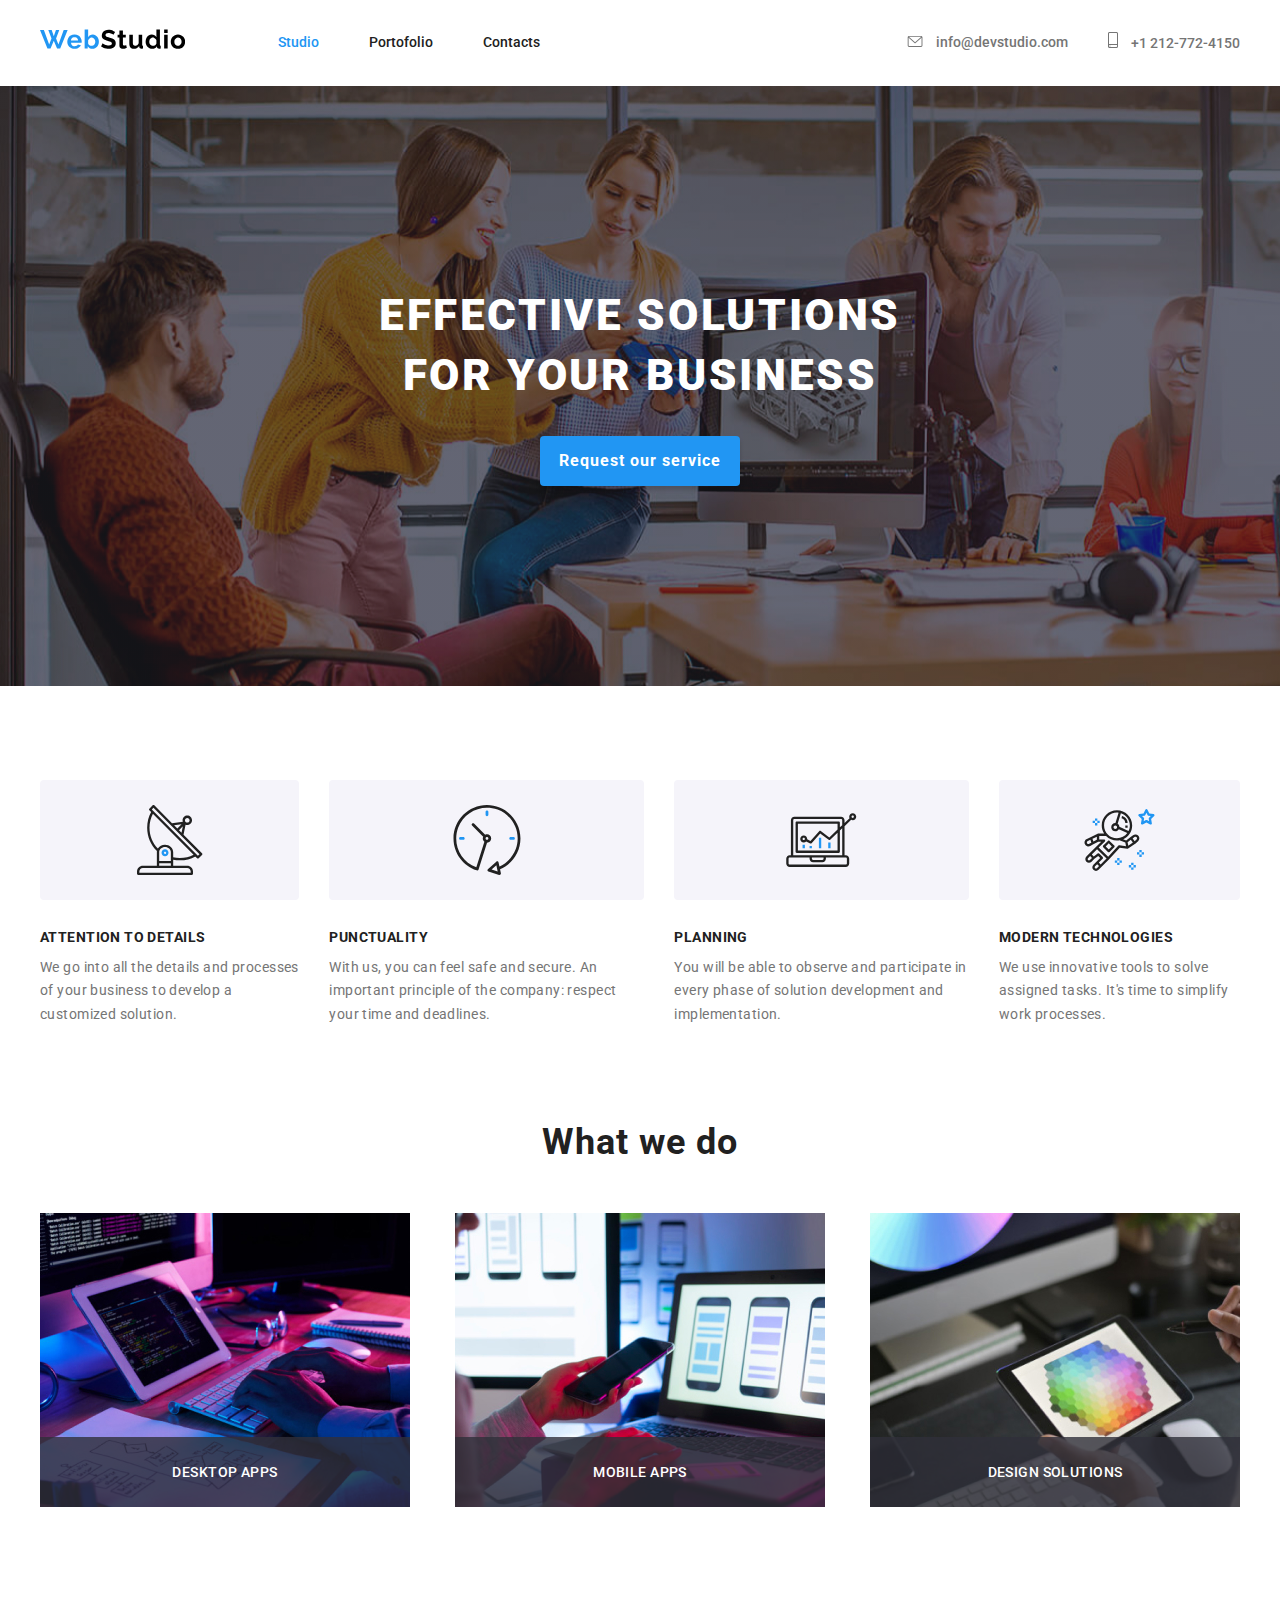
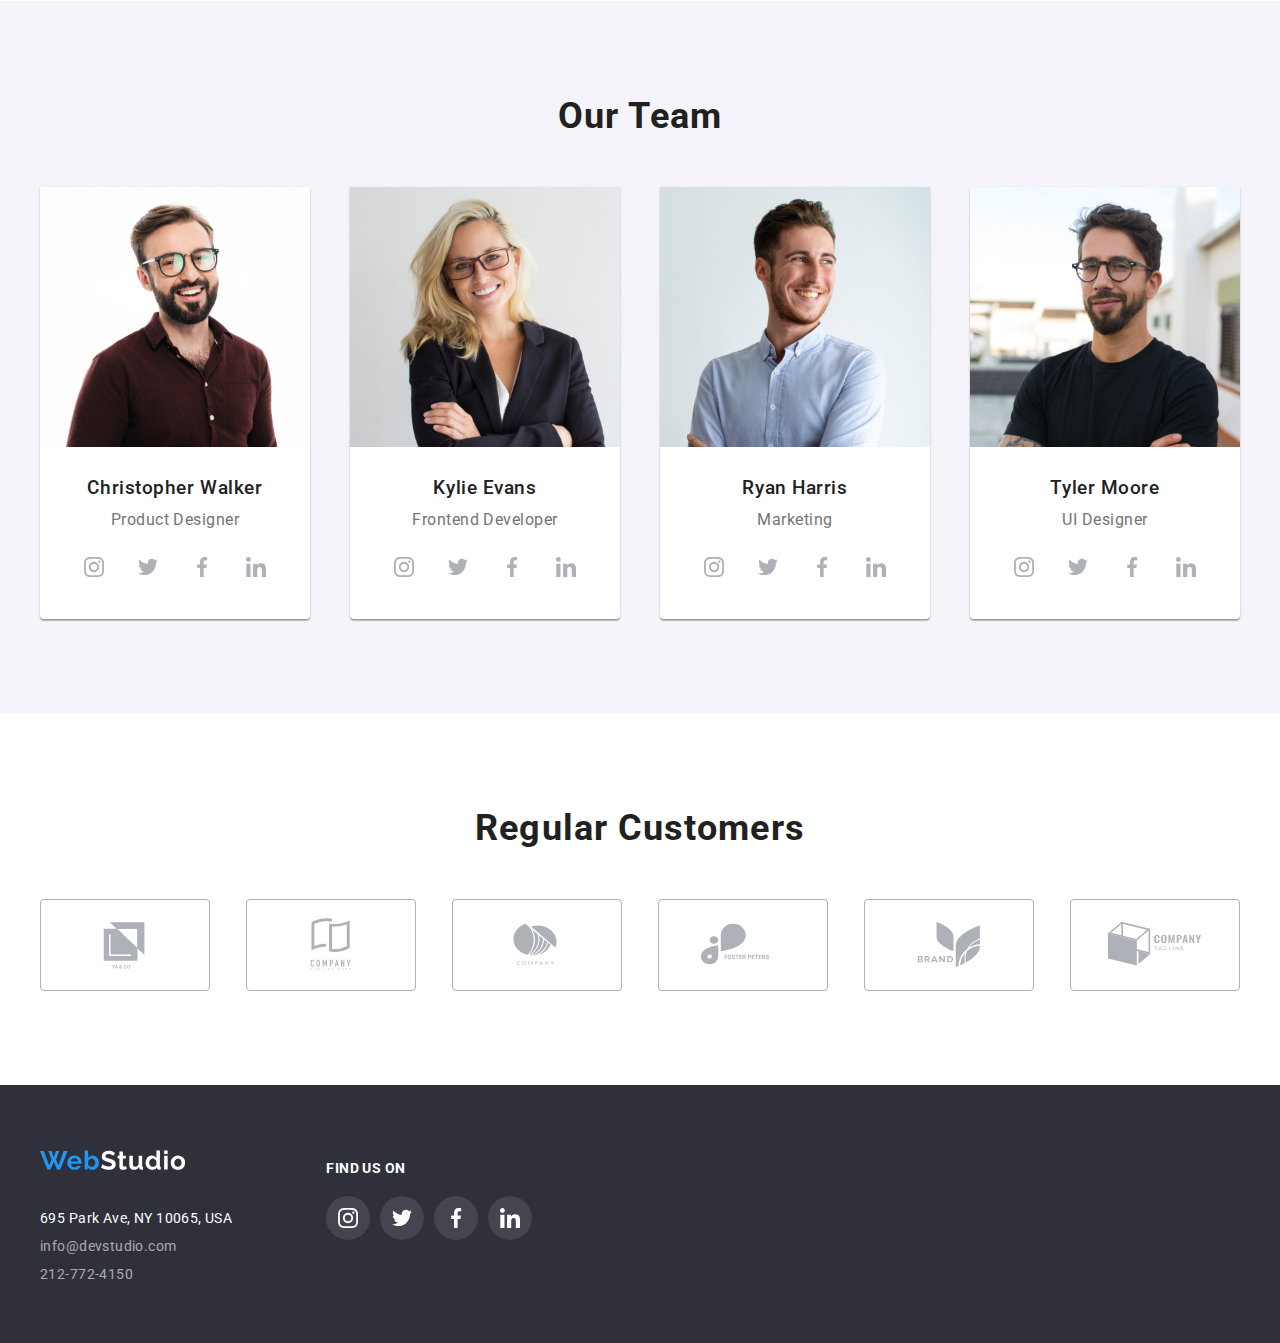
<file: index.html>
<!DOCTYPE html>
<html lang="en">
  <head>
    <meta charset="UTF-8" />
    <meta http-equiv="X-UA-Compatible" content="IE=edge" />
    <meta name="viewport" content="width=device-width, initial-scale=1.0" />
    <title>Web Studio</title>
    <link
      rel="stylesheet"
      href="https://cdnjs.cloudflare.com/ajax/libs/modern-normalize/1.0.0/modern-normalize.min.css"
    />
    <link rel="stylesheet" href="css/reset.css" />
    <link rel="stylesheet" href="css/styles_index.css" />
  </head>
  <body>
    <!-- Page header -->
    <header class="global-header">
      <div class="container">
        <div class="header-left-container">
          <!-- Logo -->
          <div class="header-logo">
            <svg class="icon">
              <use href="images/symbol-defs.svg#icon-logo-header"></use>
            </svg>
          </div>

          <!-- Navigation bar-->
          <div class="header-navigation">
            <nav>
              <ul>
                <li><a href="index.html" class="active"> Studio </a></li>
                <li><a href="portofolio.html"> Portofolio </a></li>
                <li><a href="contacts.html"> Contacts </a></li>
              </ul>
            </nav>
          </div>
        </div>

        <div class="header-right-container">
          <!-- Contacts -->
          <ul>
            <li>
              <a class="icon" href="mailto:info@devstudio.com">
                <svg>
                  <use href="images/symbol-defs.svg#icon-envelope"></use>
                </svg>
                info@devstudio.com
              </a>
            </li>
            <li>
              <a class="icon" href="tel:+12127724150">
                <svg>
                  <use href="images/symbol-defs.svg#icon-smartphone"></use>
                </svg>
                +1 212-772-4150
              </a>
            </li>
          </ul>
        </div>
      </div>
    </header>

    <!-- Main section -->
    <main>
      <!-- Title section -->
      <section class="section title-section">
        <div class="container">
          <h1>EFFECTIVE SOLUTIONS FOR YOUR BUSINESS</h1>
          <button type="button" data-modal-open class="request-service-btn">
            Request our service
          </button>
        </div>
      </section>

      <!-- Work section -->
      <section class="section work-section">
        <div class="container">
          <ul>
            <li>
              <div>
                <svg class="icon">
                  <use href="images/symbol-defs.svg#icon-antenna"></use>
                </svg>
              </div>
              <h3>ATTENTION TO DETAILS</h3>
              <p>
                We go into all the details and processes of your business to
                develop a customized solution.
              </p>
            </li>
            <li>
              <div>
                <svg class="icon">
                  <use href="images/symbol-defs.svg#icon-clock"></use>
                </svg>
              </div>
              <h3>PUNCTUALITY</h3>
              <p>
                With us, you can feel safe and secure. An important principle of
                the company: respect your time and deadlines.
              </p>
            </li>
            <li>
              <div>
                <svg class="icon">
                  <use href="images/symbol-defs.svg#icon-diagram"></use>
                </svg>
              </div>
              <h3>PLANNING</h3>
              <p>
                You will be able to observe and participate in every phase of
                solution development and implementation.
              </p>
            </li>
            <li>
              <div>
                <svg class="icon">
                  <use href="images/symbol-defs.svg#icon-astronaut"></use>
                </svg>
              </div>
              <h3>MODERN TECHNOLOGIES</h3>
              <p>
                We use innovative tools to solve assigned tasks. It's time to
                simplify work processes.
              </p>
            </li>
          </ul>

          <h2>What we do</h2>
          <ul>
            <li>
              <img
                src="images/img-work1.jpg"
                alt="person typing code"
                width="370"
                height="294"
              />
              <div class="work-img-overlay">
                <p>DESKTOP APPS</p>
              </div>
            </li>
            <li>
              <img
                src="images/img-work2.jpg"
                alt="person working on phone app design"
                width="370"
                height="294"
              />
              <div class="work-img-overlay">
                <p>MOBILE APPS</p>
              </div>
            </li>
            <li>
              <img
                src="images/img-work3.jpg"
                alt="person choosing a color scheme"
                width="370"
                height="294"
              />
              <div class="work-img-overlay">
                <p>DESIGN SOLUTIONS</p>
              </div>
            </li>
          </ul>
        </div>
      </section>

      <!-- Team section -->
      <section class="section team-section">
        <div class="container">
          <h2>Our Team</h2>
          <ul>
            <li>
              <img
                src="images/img-team1.jpg"
                alt="photo of Christopher Walker"
                width="270"
                height="260"
              />
              <h3>Christopher Walker</h3>
              <p>Product Designer</p>
              <div class="icons-list">
                <a
                  class="icon"
                  href="https://instagram.com"
                  aria-label="Instagram"
                  target="_blank"
                  rel="nofollow noopener noreferrer"
                >
                  <svg>
                    <use href="/images/symbol-defs.svg#icon-instagram"></use>
                  </svg>
                </a>
                <a
                  class="icon"
                  href="https://twitter.com"
                  aria-label="Twitter"
                  target="_blank"
                  rel="nofollow noopener noreferrer"
                >
                  <svg>
                    <use href="/images/symbol-defs.svg#icon-twitter"></use>
                  </svg>
                </a>
                <a
                  class="icon"
                  href="https://facebook.com"
                  aria-label="Facebook"
                  target="_blank"
                  rel="nofollow noopener noreferrer"
                >
                  <svg>
                    <use href="/images/symbol-defs.svg#icon-facebook"></use>
                  </svg>
                </a>
                <a
                  class="icon"
                  href="https://linkedin.com"
                  aria-label="LinkedIn"
                  target="_blank"
                  rel="nofollow noopener noreferrer"
                >
                  <svg>
                    <use href="/images/symbol-defs.svg#icon-linkedin"></use>
                  </svg>
                </a>
              </div>
            </li>
            <li>
              <img
                src="images/img-team2.jpg"
                alt="photo of Kylie Evans"
                width="270"
                height="260"
              />
              <h3>Kylie Evans</h3>
              <p>Frontend Developer</p>
              <div class="icons-list">
                <a
                  class="icon"
                  href="https://instagram.com"
                  aria-label="Instagram"
                  target="_blank"
                  rel="nofollow noopener noreferrer"
                >
                  <svg>
                    <use href="/images/symbol-defs.svg#icon-instagram"></use>
                  </svg>
                </a>
                <a
                  class="icon"
                  href="https://twitter.com"
                  aria-label="Twitter"
                  target="_blank"
                  rel="nofollow noopener noreferrer"
                >
                  <svg>
                    <use href="/images/symbol-defs.svg#icon-twitter"></use>
                  </svg>
                </a>
                <a
                  class="icon"
                  href="https://facebook.com"
                  aria-label="Facebook"
                  target="_blank"
                  rel="nofollow noopener noreferrer"
                >
                  <svg>
                    <use href="/images/symbol-defs.svg#icon-facebook"></use>
                  </svg>
                </a>
                <a
                  class="icon"
                  href="https://linkedin.com"
                  aria-label="LinkedIn"
                  target="_blank"
                  rel="nofollow noopener noreferrer"
                >
                  <svg>
                    <use href="/images/symbol-defs.svg#icon-linkedin"></use>
                  </svg>
                </a>
              </div>
            </li>
            <li>
              <img
                src="images/img-team3.jpg"
                alt="photo of Ryan Harris"
                width="270"
                height="260"
              />
              <h3>Ryan Harris</h3>
              <p>Marketing</p>
              <div class="icons-list">
                <a
                  class="icon"
                  href="https://instagram.com"
                  aria-label="Instagram"
                  target="_blank"
                  rel="nofollow noopener noreferrer"
                >
                  <svg>
                    <use href="/images/symbol-defs.svg#icon-instagram"></use>
                  </svg>
                </a>
                <a
                  class="icon"
                  href="https://twitter.com"
                  aria-label="Twitter"
                  target="_blank"
                  rel="nofollow noopener noreferrer"
                >
                  <svg>
                    <use href="/images/symbol-defs.svg#icon-twitter"></use>
                  </svg>
                </a>
                <a
                  class="icon"
                  href="https://facebook.com"
                  aria-label="Facebook"
                  target="_blank"
                  rel="nofollow noopener noreferrer"
                >
                  <svg>
                    <use href="/images/symbol-defs.svg#icon-facebook"></use>
                  </svg>
                </a>
                <a
                  class="icon"
                  href="https://linkedin.com"
                  aria-label="LinkedIn"
                  target="_blank"
                  rel="nofollow noopener noreferrer"
                >
                  <svg>
                    <use href="/images/symbol-defs.svg#icon-linkedin"></use>
                  </svg>
                </a>
              </div>
            </li>
            <li>
              <img
                src="images/img-team4.jpg"
                alt="photo of Tyler Moore"
                width="270"
                height="260"
              />
              <h3>Tyler Moore</h3>
              <p>UI Designer</p>
              <div class="icons-list">
                <a
                  class="icon"
                  href="https://instagram.com"
                  aria-label="Instagram"
                  target="_blank"
                  rel="nofollow noopener noreferrer"
                >
                  <svg>
                    <use href="/images/symbol-defs.svg#icon-instagram"></use>
                  </svg>
                </a>
                <a
                  class="icon"
                  href="https://twitter.com"
                  aria-label="Twitter"
                  target="_blank"
                  rel="nofollow noopener noreferrer"
                >
                  <svg>
                    <use href="/images/symbol-defs.svg#icon-twitter"></use>
                  </svg>
                </a>
                <a
                  class="icon"
                  href="https://facebook.com"
                  aria-label="Facebook"
                  target="_blank"
                  rel="nofollow noopener noreferrer"
                >
                  <svg>
                    <use href="/images/symbol-defs.svg#icon-facebook"></use>
                  </svg>
                </a>
                <a
                  class="icon"
                  href="https://linkedin.com"
                  aria-label="LinkedIn"
                  target="_blank"
                  rel="nofollow noopener noreferrer"
                >
                  <svg>
                    <use href="/images/symbol-defs.svg#icon-linkedin"></use>
                  </svg>
                </a>
              </div>
            </li>
          </ul>
        </div>
      </section>

      <!-- Customer section -->
      <section class="section customer-section">
        <div class="container">
          <h2>Regular Customers</h2>
          <ul>
            <li>
              <a class="icon" href="">
                <svg>
                  <use href="images/symbol-defs.svg#icon-customer-logo-1"></use>
                </svg>
              </a>
            </li>
            <li>
              <a class="icon" href="">
                <svg>
                  <use href="images/symbol-defs.svg#icon-customer-logo-2"></use>
                </svg>
              </a>
            </li>
            <li>
              <a class="icon" href="">
                <svg>
                  <use href="images/symbol-defs.svg#icon-customer-logo-3"></use>
                </svg>
              </a>
            </li>
            <li>
              <a class="icon" href="">
                <svg>
                  <use href="images/symbol-defs.svg#icon-customer-logo-4"></use>
                </svg>
              </a>
            </li>
            <li>
              <a class="icon" href="">
                <svg>
                  <use href="images/symbol-defs.svg#icon-customer-logo-5"></use>
                </svg>
              </a>
            </li>
            <li>
              <a class="icon" href="">
                <svg>
                  <use href="images/symbol-defs.svg#icon-customer-logo-6"></use>
                </svg>
              </a>
            </li>
          </ul>
        </div>
      </section>
    </main>

    <!-- Page footer -->
    <footer class="global-footer">
      <div class="container">
        <div class="footer-address">
          <!-- Logo -->
          <div class="footer-logo">
            <svg class="icon">
              <use href="images/symbol-defs.svg#icon-logo-footer"></use>
            </svg>
          </div>

          <!-- Address info -->
          <address>
            <p>695 Park Ave, NY 10065, USA</p>
            <ul>
              <li>
                <a href="mailto:info@devstudio.com">info@devstudio.com</a>
              </li>
              <li><a href="tel:2127724150"> 212-772-4150</a></li>
            </ul>
          </address>
        </div>

        <div class="footer-media">
          <h3>FIND US ON</h3>
          <!-- Social media icons -->
          <ul class="icons-list">
            <li>
              <a
                href="https://youtube.com"
                class="icon"
                target="_blank"
                rel="nofollow noopener noreferrer"
              >
                <svg>
                  <use href="images/symbol-defs.svg#icon-instagram"></use>
                </svg>
              </a>
            </li>
            <li>
              <a
                href="https://twitter.com"
                class="icon"
                target="_blank"
                rel="nofollow noopener noreferrer"
              >
                <svg>
                  <use href="images/symbol-defs.svg#icon-twitter"></use>
                </svg>
              </a>
            </li>
            <li>
              <a
                href="https://facebook.com"
                class="icon"
                target="_blank"
                rel="nofollow noopener noreferrer"
              >
                <svg>
                  <use href="images/symbol-defs.svg#icon-facebook"></use>
                </svg>
              </a>
            </li>
            <li>
              <a
                href="https://linkedin.com"
                class="icon"
                target="_blank"
                rel="nofollow noopener noreferrer"
              >
                <svg>
                  <use href="images/symbol-defs.svg#icon-linkedin"></use>
                </svg>
              </a>
            </li>
          </ul>
        </div>
      </div>
    </footer>

    <!-- Modal window -->
    <div data-modal class="modal is-hidden">
      <div class="modal-content">
        <button type="button" data-modal-close class="modal-close">
          &times;
        </button>

        <h2>Leave your information and we'll call you back</h2>

        <form class="form" name="book-a-service" autocomplete="off">
          <div class="form-row">
            <label class="form-group">
              <p class="label-text">Name</p>
              <input
                class="input input-text"
                type="text"
                name="username"
                required
              />
            </label>
          </div>

          <div class="form-row">
            <label class="form-group">
              <p class="label-text">Telephone</p>
              <input
                class="input input-telephone"
                type="tel"
                name="telephone"
                required
              />
            </label>
          </div>

          <div class="form-row">
            <label class="form-group">
              <p class="label-text">Email</p>
              <input
                class="input input-email"
                type="email"
                name="email"
                required
              />
            </label>
          </div>

          <div class="form-row">
            <label class="form-group">
              <p class="label-text">Comments</p>
              <textarea
                placeholder="Enter the text"
                class="input input-comments"
                name="message"
                rows="3"
              ></textarea>
            </label>
          </div>

          <div class="form-row form-terms">
            <label class="form-group form-terms">
              <input type="checkbox" name="terms" value="text" required />
              <span>
                I agree with the letter and accept the
                <a href="">Terms and Conditions</a></span
              >
            </label>
          </div>
        </form>

        <button type="submit" class="form-send-btn">Send</button>

        <!--               <svg>
                <use href="images/symbol-defs.svg#icon-form-mail"></use>
              </svg>
              <svg>
              <use href="images/symbol-defs.svg#icon-form-person"></use>
            </svg>
            <svg><use href="images/symbol-defs.svg#icon-form-phone"></use></svg>
         -->
      </div>
    </div>

    <script src="./js/modal.js"></script>
  </body>
</html>
</file>
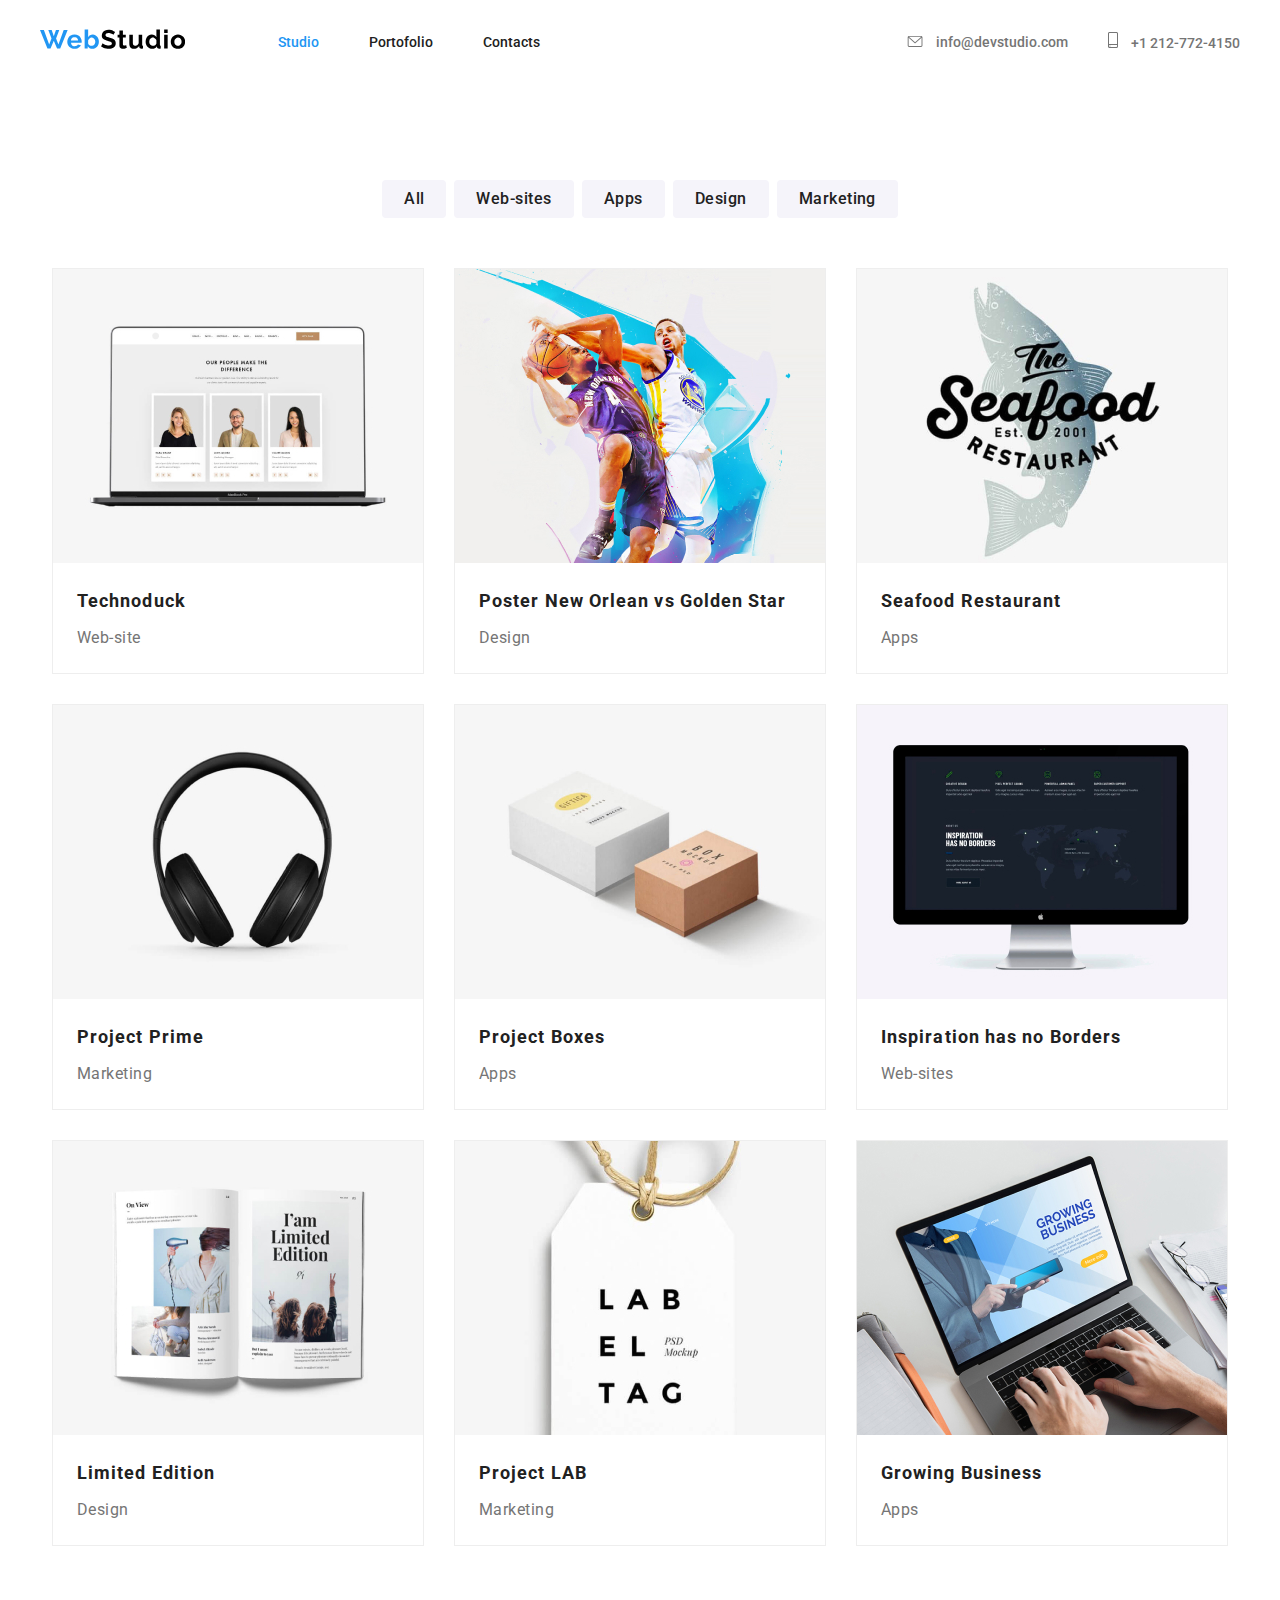
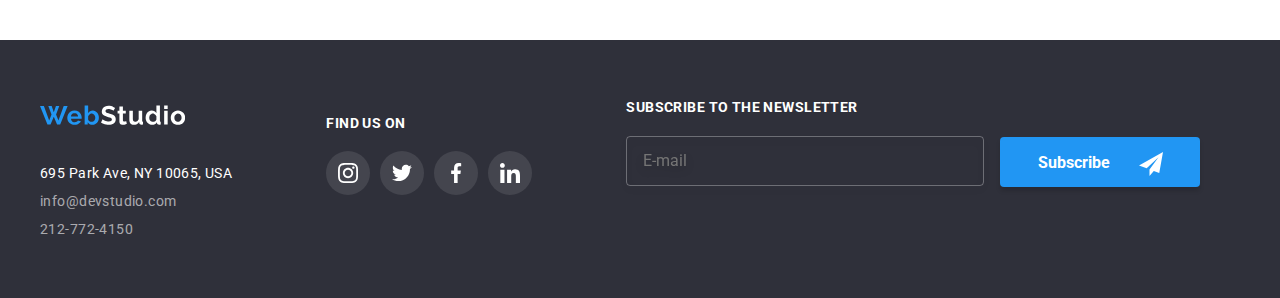
<file: portofolio.html>
<!DOCTYPE html>
<html lang="en">
  <head>
    <meta charset="UTF-8" />
    <meta http-equiv="X-UA-Compatible" content="IE=edge" />
    <meta name="viewport" content="width=device-width, initial-scale=1.0" />
    <title>Web Studio</title>
    <link
      rel="stylesheet"
      href="https://cdnjs.cloudflare.com/ajax/libs/modern-normalize/1.0.0/modern-normalize.min.css"
    />
    <link rel="stylesheet" href="css/reset.css" />
    <link rel="stylesheet" href="css/styles_portofolio.css" />
  </head>
  <body>
    <!-- Page header -->
    <header class="global-header">
      <div class="container">
        <div class="header-left-container">
          <!-- Logo -->
          <div class="header-logo">
            <svg class="icon">
              <use href="images/symbol-defs.svg#icon-logo-header"></use>
            </svg>
          </div>

          <!-- Navigation bar-->
          <div class="header-navigation">
            <nav>
              <ul>
                <li><a href="index.html" class="active"> Studio </a></li>
                <li><a href="portofolio.html"> Portofolio </a></li>
                <li><a href="contacts.html"> Contacts </a></li>
              </ul>
            </nav>
          </div>
        </div>

        <div class="header-right-container">
          <!-- Contacts -->
          <ul>
            <li>
              <a class="icon" href="mailto:info@devstudio.com">
                <svg>
                  <use href="images/symbol-defs.svg#icon-envelope"></use>
                </svg>
                info@devstudio.com
              </a>
            </li>
            <li>
              <a class="icon" href="tel:+12127724150">
                <svg>
                  <use href="images/symbol-defs.svg#icon-smartphone"></use>
                </svg>
                +1 212-772-4150
              </a>
            </li>
          </ul>
        </div>
      </div>
    </header>

    <!-- Main section -->
    <main>
      <!-- Portofolio -->
      <section class="portofolio-section">
        <div class="container">
          <!-- Filter buttons -->
          <div class="portofolio-filter-buttons">
            <ul>
              <li>
                <button type="button" class="filter-btn">All</button>
              </li>
              <li>
                <button type="button" class="filter-btn">Web-sites</button>
              </li>
              <li>
                <button type="button" class="filter-btn">Apps</button>
              </li>
              <li>
                <button type="button" class="filter-btn">Design</button>
              </li>
              <li>
                <button type="button" class="filter-btn">Marketing</button>
              </li>
            </ul>
          </div>

          <!-- Products -->
          <div class="portofolio-products">
            <ul>
              <li>
                <div class="products-img">
                  <img
                    src="images/img-product1.jpg"
                    alt="image of laptop"
                    width="370"
                    height="294"
                  />
                  <div class="overlay">
                    <p>
                      Technoduck is a state-of-the-art coronavirus distribution
                      platform. Companies use this platform for digital
                      espionage and attacks on competitors' secure servers.
                    </p>
                  </div>
                </div>
                <div class="products-text">
                  <h3>Technoduck</h3>
                  <p>Web-site</p>
                </div>
              </li>
              <li>
                <div class="products-img">
                  <img
                    src="images/img-product2.jpg"
                    alt="image of basketball players"
                    width="370"
                    height="294"
                  />
                  <div class="overlay"></div>
                </div>
                <div class="products-text">
                  <h3>Poster New Orlean vs Golden Star</h3>
                  <p>Design</p>
                </div>
              </li>
              <li>
                <div class="products-img">
                  <img
                    src="images/img-product3.jpg"
                    alt="poster of seafood restaurant"
                    width="370"
                    height="294"
                  />
                  <div class="overlay"></div>
                </div>
                <div class="products-text">
                  <h3>Seafood Restaurant</h3>
                  <p>Apps</p>
                </div>
              </li>
              <li>
                <div class="products-img">
                  <img
                    src="images/img-product4.jpg"
                    alt="image of headphones"
                    width="370"
                    height="294"
                  />
                  <div class="overlay"></div>
                </div>
                <div class="products-text">
                  <h3>Project Prime</h3>
                  <p>Marketing</p>
                </div>
              </li>
              <li>
                <div class="products-img">
                  <img
                    src="images/img-product5.jpg"
                    alt="image of boxes"
                    width="370"
                    height="294"
                  />
                  <div class="overlay"></div>
                </div>
                <div class="products-text">
                  <h3>Project Boxes</h3>
                  <p>Apps</p>
                </div>
              </li>
              <li>
                <div class="products-img">
                  <img
                    src="images/img-product6.jpg"
                    alt="image of a desktop"
                    width="370"
                    height="294"
                  />
                  <div class="overlay"></div>
                </div>
                <div class="products-text">
                  <h3>Inspiration has no Borders</h3>
                  <p>Web-sites</p>
                </div>
              </li>
              <li>
                <div class="products-img">
                  <img
                    src="images/img-product7.jpg"
                    alt="image of a magazine"
                    width="370"
                    height="294"
                  />
                  <div class="overlay"></div>
                </div>
                <div class="products-text">
                  <h3>Limited Edition</h3>
                  <p>Design</p>
                </div>
              </li>
              <li>
                <div class="products-img">
                  <img
                    src="images/img-product8.jpg"
                    alt="image of a label"
                    width="370"
                    height="294"
                  />
                  <div class="overlay"></div>
                </div>
                <div class="products-text">
                  <h3>Project LAB</h3>
                  <p>Marketing</p>
                </div>
              </li>
              <li>
                <div class="products-img">
                  <img
                    src="images/img-product9.jpg"
                    alt="image of a laptop"
                    width="370"
                    height="294"
                  />
                  <div class="overlay"></div>
                </div>
                <div class="products-text">
                  <h3>Growing Business</h3>
                  <p>Apps</p>
                </div>
              </li>
            </ul>
          </div>
        </div>
      </section>
    </main>

    <!-- Page footer -->
    <footer class="global-footer">
      <div class="container">
        <div class="footer-address">
          <!-- Logo -->
          <div class="footer-logo">
            <svg class="icon">
              <use href="images/symbol-defs.svg#icon-logo-footer"></use>
            </svg>
          </div>

          <!-- Address info -->
          <address>
            <p>695 Park Ave, NY 10065, USA</p>
            <ul>
              <li>
                <a href="mailto:info@devstudio.com">info@devstudio.com</a>
              </li>
              <li><a href="tel:2127724150"> 212-772-4150</a></li>
            </ul>
          </address>
        </div>

        <div class="footer-media">
          <h3>FIND US ON</h3>
          <!-- Social media icons -->
          <ul class="icons-list">
            <li>
              <a
                href="https://youtube.com"
                class="icon"
                target="_blank"
                rel="nofollow noopener noreferrer"
              >
                <svg>
                  <use href="images/symbol-defs.svg#icon-instagram"></use>
                </svg>
              </a>
            </li>
            <li>
              <a
                href="https://twitter.com"
                class="icon"
                target="_blank"
                rel="nofollow noopener noreferrer"
              >
                <svg>
                  <use href="images/symbol-defs.svg#icon-twitter"></use>
                </svg>
              </a>
            </li>
            <li>
              <a
                href="https://facebook.com"
                class="icon"
                target="_blank"
                rel="nofollow noopener noreferrer"
              >
                <svg>
                  <use href="images/symbol-defs.svg#icon-facebook"></use>
                </svg>
              </a>
            </li>
            <li>
              <a
                href="https://linkedin.com"
                class="icon"
                target="_blank"
                rel="nofollow noopener noreferrer"
              >
                <svg>
                  <use href="images/symbol-defs.svg#icon-linkedin"></use>
                </svg>
              </a>
            </li>
          </ul>
        </div>

        <!-- Footer-subscribe -->
        <div class="footer-subscribe">
          <p>SUBSCRIBE TO THE NEWSLETTER</p>
          <input
            placeholder="E-mail"
            class="input"
            type="email"
            name="username"
            required
          />
          <button type="button" class="btn">
            Subscribe
            <svg><use href="images/symbol-defs.svg#icon-subscribe"></use></svg>
          </button>
        </div>
      </div>
    </footer>
  </body>
</html>
</file>
<file: css/styles_index.css>
@import url("https://fonts.googleapis.com/css2?family=Roboto:wght@400;500;700;900&display=swap");

:root {
  --text-color-title: #212121;
  --text-color-body: #757575;
  --color-active: #2196f3;
  --font-family: "Roboto", sans-serif;
  --font-size-sm: 14px;
  --font-size-md: 16px;
  --letter-spacing: 0.03em;
  --transition: 250ms cubic-bezier(0.4, 0, 0.2, 1);
}

* {
  box-sizing: border-box;
}

body {
  color: var(--text-color-title);
  font-family: var(--font-family);
  position: relative;
}

section {
  padding: 94px 0;
}

h1 {
  color: #ffffff;
  font-weight: 900;
  font-size: 44px;
  line-height: 1.36;
  letter-spacing: 0.06em;
  text-transform: uppercase;
}

h2,
h3,
p {
  letter-spacing: var(--letter-spacing);
}

h2 {
  font-weight: 700;
  font-size: 36px;
  line-height: 1.17;
  text-align: center;
}

ul {
  list-style-type: none;
  padding-inline-start: 0;
}

section ul {
  display: flex;
  flex: 1 0 auto;
  justify-content: space-between;
  column-gap: 30px;
}

a {
  transition: color var(--transition), background-color var(--transition);
}

.container {
  max-width: 1200px;
  margin: 0 auto;
}

/* SVG icons */

svg {
  display: inline-block;
}

.header-logo .icon,
.footer-logo .icon {
  width: 145px;
  height: 31px;
}

.header-right-container svg {
  margin-right: 10px;
}

.header-right-container li:first-of-type svg {
  width: 16px;
  height: 12px;
}

.header-right-container li:last-of-type svg {
  width: 10px;
  height: 16px;
}

.work-section .icon {
  height: 70px;
}

.work-section ul:first-of-type div,
.customer-section .icon,
.team-section .icon,
.footer-media .icon {
  display: flex;
  align-items: center;
  justify-content: center;
}

.customer-section .icon {
  border: 1px solid #afb1b8;
  border-radius: 4px;
  width: 170px;
  height: 92px;
}

.customer-section .icon,
.customer-section .icon:visited {
  color: #afb1b8;
}

.customer-section .icon:hover,
.customer-section .icon:focus {
  color: var(--color-active);
  border-color: var(--color-active);
}

.customer-section .icon svg {
  width: 106px;
  height: 60px;
}

.team-section .icons-list,
.footer-media .icons-list {
  display: flex;
  gap: 10px;
}

.team-section .icons-list {
  justify-content: center;
  margin-top: 16px;
  margin-bottom: 30px;
}

.footer-media .icons-list {
  margin-top: 20px;
}

.team-section .icon,
.footer-media .icon {
  border-radius: 50%;
  height: 44px;
  width: 44px;
}

.team-section .icon,
.team-section .icon:visited {
  background-color: #ffffff;
  color: #afb1b8;
}

.team-section .icon:hover,
.team-section .icon:focus {
  background-color: var(--color-active);
  color: #ffffff;
}

.footer-media .icon,
.footer-media .icon:visited {
  background-color: rgba(255, 255, 255, 0.1);
  color: #ffffff;
}

.footer-media .icon:hover,
.footer-media .icon:focus {
  background-color: var(--color-active);
}

.team-section .icon svg,
.footer-media .icon svg {
  height: 20px;
  width: 20px;
}

/* Modal window */

.modal {
  background-color: rgba(0, 0, 0, 0.2);
  height: 100vh;
  width: 100vw;
  position: fixed;
  top: 0;
  left: 0;
  bottom: 0;
  right: 0;
  display: flex;
  align-items: center;
  justify-content: center;
  transition: transform var(--transition);
}

.is-hidden {
  transform: scale(1.1);
  visibility: hidden;
}

.modal-content {
  background-color: #ffffff;
  box-shadow: 0px 1px 3px rgba(0, 0, 0, 0.12), 0px 1px 1px rgba(0, 0, 0, 0.14),
    0px 2px 1px rgba(0, 0, 0, 0.2);
  border-radius: 4px;
  display: flex;
  flex-direction: column;
  align-items: center;
  justify-content: center;
  /* height: 581px; */
  width: 528px;
  position: absolute;
  padding: 40px;
}

.label {
  width: 100%;
}

.modal-close {
  background: #ffffff;
  border: 1px solid rgba(0, 0, 0, 0.1);
  border-radius: 50%;
  font-size: 28px;
  display: flex;
  align-items: center;
  justify-content: center;
  position: absolute;
  right: 8px;
  top: 8px;
  height: 30px;
  width: 30px;
  cursor: pointer;
  transition: background-color var(--transition), color var(--transition);
}

.modal-close:hover,
.modal-close:focus {
  background-color: var(--color-active);
  color: #ffffff;
}

.modal-content h2 {
  color: var(--text-color-title);
  font-size: 20px;
  font-weight: 700;
  letter-spacing: var(--letter-spacing);
  line-height: 1.15;
  text-align: center;
}

.modal-content p {
  color: var(--text-color-body);
  font-size: 12px;
  letter-spacing: 0.01em;
  line-height: 1.17;
}

/* Form */

.form-row:first-of-type {
  margin-top: 12px;
}

.form-row {
  margin-top: 10px;
}

.input {
  border: 1px solid rgba(33, 33, 33, 0.2);
  border-radius: 4px;
  box-sizing: border-box;
  width: 448px;
  margin-top: 4px;
  height: 40px;
  transition: border-color var(--transition);
}

/* .form svg {
  height: 18px;
  width: 18px;
  color: #212121;
  margin-top: 11px;
  margin-left: 12px;
  transition: 
} */

.input:hover {
  border-color: var(--color-active);
  cursor: pointer;
}

/* .input:hover .form svg {
  fill: var(--color-active);
} */

.input-comments {
  height: 120px;
  padding: 12px 16px;
}

.input-comments::placeholder {
  color: rgba(117, 117, 117, 0.5);
  font-size: 14px;
  line-height: 1.14;
  letter-spacing: 0.01em;
}

.form-terms {
  margin-top: 20px;
  text-align: center;
}

.form-terms span {
  margin-left: 8px;
  color: var(--text-color-body);
  font-size: var(--font-size-sm);
  line-height: 1.7;
}

.form-send-btn {
  background-color: var(--color-active);
  border: none;
  border-radius: 4px;
  box-shadow: 0px 4px 4px rgba(0, 0, 0, 0.15);
  color: #ffffff;
  font-size: var(--font-size-md);
  font-weight: 700;
  letter-spacing: 0.06em;
  line-height: 1.875;
  text-align: center;
  height: 50px;
  width: 200px;
  margin-top: 30px;
  transition: background-color var(--transition);
  cursor: pointer;
}

.form-send-btn:hover,
.form-send-btn:focus {
  background-color: #188ce8;
}

/* Global Header */

.global-header .container {
  background: #ffffff;
  font-size: var(--font-size-sm);
  display: flex;
  justify-content: space-between;
}

.header-left-container {
  display: flex;
  justify-content: space-between;
}

.global-header ul {
  display: flex;
}

.global-header a {
  font-weight: 500;
}

.header-navigation,
.header-right-container {
  padding: 32px 0;
}

.header-logo {
  padding: 24px 0 25px;
}

.header-navigation li:first-of-type {
  margin-left: 93px;
}

.header-navigation ul li + li {
  margin-left: 50px;
}

.header-right-container li:last-of-type {
  margin-left: 40px;
}

/* Global Header - Links */

.header-navigation a,
.header-navigation a:visited {
  color: var(--text-color-title);
  text-decoration: none;
  position: relative;
}

.header-navigation a::after,
.header-navigation a::after {
  position: absolute;
  bottom: -36px;
  left: 0;
  content: "";
  background-color: var(--color-active);
  border-radius: 2px;
  width: 100%;
  height: 4px;
  opacity: 0;
  transition: opacity var(--transition);
}

.header-navigation a:hover::after,
.header-navigation a:focus::after {
  opacity: 1;
}

.header-right-container a,
.header-right-container a:visited {
  color: var(--text-color-body);
  text-decoration: none;
}

.global-header a:hover,
.global-header a:focus,
.global-header a.active {
  color: var(--color-active);
}

/* Sections */

.title-section {
  background: linear-gradient(rgba(47, 48, 58, 0.4), rgba(47, 48, 58, 0.4)),
    url("../images/background-img.jpg");
  background-repeat: no-repeat;
  background-size: cover;
  padding: 200px 0;
  display: flex;
  text-align: center;
}

.title-section h1 {
  margin: auto;
  width: 60%;
}

.request-service-btn {
  border: none;
  border-radius: 4px;
  box-shadow: 0px 4px 4px rgba(0, 0, 0, 0.15);
  background-color: #2196f3;
  color: #ffffff;
  cursor: pointer;
  font-weight: 700;
  font-size: var(--font-size-md);
  line-height: 1.875;
  letter-spacing: 0.06em;
  width: 200px;
  height: 50px;
  margin-top: 30px;
  transition: background-color var(--transition);
}

.request-service-btn:hover,
.request-service-btn:focus {
  background-color: #62b8ff;
}

.work-section ul:first-of-type div {
  background-color: #f5f4fa;
  border-radius: 4px;
  height: 120px;
}

.work-section ul:first-of-type h3 {
  font-size: var(--font-size-sm);
  font-weight: 700;
  line-height: 1.14;
  text-transform: uppercase;
  margin-top: 30px;
}

.work-section ul:first-of-type p {
  font-size: var(--font-size-sm);
  color: var(--text-color-body);
  line-height: 1.7;
  margin-top: 10px;
}

.work-section ul:last-of-type li {
  position: relative;
}

.work-img-overlay {
  position: absolute;
  bottom: 0;
  height: 70px;
  width: 100%;
}

.work-img-overlay p {
  background: rgba(47, 48, 58, 0.8);
  color: #ffffff;
  font-size: var(--font-size-sm);
  font-weight: 500;
  line-height: 5;
  text-align: center;
  text-transform: capitalize;
  height: 70px;
  width: 100%;
}

.section ul:last-of-type {
  margin-top: 50px;
}

.work-section,
.customer-section {
  background-color: #ffffff;
}

.work-section h2 {
  margin-top: 94px;
}

.team-section {
  background-color: #f5f4fa;
  font-size: var(--font-size-md);
  text-align: center;
}

.team-section li {
  background-color: #ffffff;
  box-shadow: 0px 1px 3px rgba(0, 0, 0, 0.12), 0px 1px 1px rgba(0, 0, 0, 0.14),
    0px 2px 1px rgba(0, 0, 0, 0.2);
  border-radius: 0px 0px 4px 4px;
}

.team-section h3 {
  font-weight: 500;
  line-height: 1.2;
  margin-top: 30px;
}

.team-section p {
  color: var(--text-color-body);
  line-height: 1.2;
  margin-top: 10px;
}

/* Global footer */

.global-footer {
  background-color: #2f303a;
  padding: 60px 0;
}

.global-footer .container {
  display: flex;
  gap: 94px;
}

.footer-address address {
  font-size: var(--font-size-sm);
  font-style: normal;
  letter-spacing: var(--letter-spacing);
  line-height: 1.14;
  margin-top: 28px;
}

.global-footer p {
  color: #ffffff;
}

.footer-address li {
  margin-top: 12px;
}

.footer-address a,
.footer-address a:visited {
  color: rgba(255, 255, 255, 0.6);
  text-decoration: none;
}

.footer-address a:hover {
  color: var(--color-active);
}

.footer-media h3 {
  color: #ffffff;
  font-size: 14px;
  line-height: 16px;
  letter-spacing: 0.03em;
  text-transform: uppercase;
  margin-top: 15px;
}
</file>
<file: css/styles_portofolio.css>
@import url("https://fonts.googleapis.com/css2?family=Roboto:wght@400;500;700;900&display=swap");

:root {
  --text-color-title: #212121;
  --text-color-body: #757575;
  --color-active: #2196f3;
  --font-family: "Roboto", sans-serif;
  --font-size-sm: 14px;
  --font-size-md: 16px;
  --letter-spacing: 0.03em;
  --transition: 250ms cubic-bezier(0.4, 0, 0.2, 1);
}

* {
  box-sizing: border-box;
}

body {
  color: var(--text-color-title);
  font-family: var(--font-family);
  position: relative;
}

section {
  padding: 94px 0;
}

h1 {
  color: #ffffff;
  font-weight: 900;
  font-size: 44px;
  line-height: 1.36;
  letter-spacing: 0.06em;
  text-transform: uppercase;
}

h2,
h3,
p {
  letter-spacing: var(--letter-spacing);
}

h2 {
  font-weight: 700;
  font-size: 36px;
  line-height: 1.17;
  text-align: center;
}

ul {
  list-style-type: none;
  padding-inline-start: 0;
}

section ul {
  display: flex;
  flex: 1 0 auto;
  justify-content: space-between;
  column-gap: 30px;
}

a {
  transition: color var(--transition), background-color var(--transition);
}

.container {
  max-width: 1200px;
  margin: 0 auto;
}

/* SVG icons */

svg {
  display: inline-block;
}

.header-logo .icon,
.footer-logo .icon {
  width: 145px;
  height: 31px;
}

.header-right-container svg {
  margin-right: 10px;
}

.header-right-container li:first-of-type svg {
  width: 16px;
  height: 12px;
}

.header-right-container li:last-of-type svg {
  width: 10px;
  height: 16px;
}

.footer-media .icons-list {
  display: flex;
  gap: 10px;
  margin-top: 20px;
}

.footer-media .icon {
  display: flex;
  align-items: center;
  justify-content: center;
  border-radius: 50%;
  height: 44px;
  width: 44px;
}

.footer-media .icon,
.footer-media .icon:visited {
  background-color: rgba(255, 255, 255, 0.1);
  color: #ffffff;
}

.footer-media .icon:hover,
.footer-media .icon:focus {
  background-color: var(--color-active);
}

.footer-media .icon svg {
  height: 20px;
  width: 20px;
}

/* Global Header */

.global-header .container {
  background: #ffffff;
  font-size: var(--font-size-sm);
  display: flex;
  justify-content: space-between;
}

.header-left-container {
  display: flex;
  justify-content: space-between;
}

.global-header ul {
  display: flex;
}

.global-header a {
  font-weight: 500;
}

.header-navigation,
.header-right-container {
  padding: 32px 0;
}

.header-logo {
  padding: 24px 0 25px;
}

.header-navigation li:first-of-type {
  margin-left: 93px;
}

.header-navigation ul li + li {
  margin-left: 50px;
}

.header-right-container li:last-of-type {
  margin-left: 40px;
}

/* Global Header - Links */

.header-navigation a,
.header-navigation a:visited {
  color: var(--text-color-title);
  text-decoration: none;
  position: relative;
}

.header-navigation a:hover::after,
.header-navigation a:focus::after {
  position: absolute;
  bottom: -36px;
  left: 0;
  content: "";
  background-color: var(--color-active);
  border-radius: 2px;
  width: 100%;
  height: 4px;
}

.header-right-container a,
.header-right-container a:visited {
  color: var(--text-color-body);
  text-decoration: none;
}

.global-header a:hover,
.global-header a:focus,
.global-header a.active {
  color: var(--color-active);
}

/* Portofolio section */

.portofolio-section {
  padding: 94px 0;
}

.portofolio-filter-buttons ul {
  justify-content: center;
  column-gap: 8px;
}

.filter-btn {
  background: #f5f4fa;
  border: none;
  border-radius: 4px;
  color: var(--text-color-title);
  cursor: pointer;
  font-family: var(--font-family);
  font-size: var(--font-size-md);
  font-weight: 500;
  letter-spacing: var(--letter-spacing);
  line-height: 1.625;
  padding: 6px 22px;
  text-align: center;
  transition-property: color background-color box-shadow;
  transition-duration: 250ms;
  transition-timing-function: cubic-bezier(0.4, 0, 0.2, 1);
}

.filter-btn:hover,
.filter-btn:active {
  background-color: var(--color-active);
  border: none;
  border-radius: 4px;
  box-shadow: 0px 3px 1px rgba(0, 0, 0, 0.1), 0px 1px 2px rgba(0, 0, 0, 0.08),
    0px 2px 2px rgba(0, 0, 0, 0.12);
  border-radius: 4px;
  color: #ffffff;
}

.portofolio-products ul {
  flex-wrap: wrap;
  justify-content: center;
  row-gap: 30px;
  margin-top: 50px;
}

.portofolio-products li {
  border: 1px solid #eeeeee;
  transition: box-shadow 250ms ease;
}

.products-img {
  position: relative;
  overflow: hidden;
}

.overlay {
  position: absolute;
  left: 0;
  top: 0;
  width: 100%;
  height: 100%;
  transform: translateY(100%);
  transition: transform 250ms ease, background-color 250ms ease;
}

.portofolio-products li:hover {
  box-shadow: 0px 1px 1px rgba(0, 0, 0, 0.12), 0px 4px 4px rgba(0, 0, 0, 0.06),
    1px 4px 6px rgba(0, 0, 0, 0.16);
}

.portofolio-products li:hover .overlay {
  transform: translateY(0);
  background-color: rgba(33, 150, 243, 0.9);
}

.overlay p {
  color: #ffffff;
  font-size: 18px;
  line-height: 1.56;
  letter-spacing: 0.03em;
  padding: 63px 24px 0;
}

.products-text {
  padding: 20px 24px;
}

.products-text h3 {
  font-weight: 700;
  font-size: 18px;
  line-height: 2;
  letter-spacing: 0.06em;
}

.products-text p {
  color: var(--text-color-body);
  font-size: var(--font-size-md);
  line-height: 1.875;
  letter-spacing: var(--letter-spacing);
  margin-top: 4px;
}

/* Global footer */

.global-footer {
  background-color: #2f303a;
  padding: 60px 0;
}

.global-footer .container {
  display: flex;
  gap: 94px;
}

.footer-address address {
  font-size: var(--font-size-sm);
  font-style: normal;
  letter-spacing: var(--letter-spacing);
  line-height: 1.14;
  margin-top: 28px;
}

.global-footer p {
  color: #ffffff;
}

.footer-address li {
  margin-top: 12px;
}

.footer-address a,
.footer-address a:visited {
  color: rgba(255, 255, 255, 0.6);
  text-decoration: none;
}

.footer-address a:hover {
  color: var(--color-active);
}

.footer-media h3 {
  color: #ffffff;
  font-size: 14px;
  line-height: 16px;
  letter-spacing: 0.03em;
  text-transform: uppercase;
  margin-top: 15px;
}

.footer-subscribe p {
  font-size: var(--font-size-sm);
  line-height: 1.14;
  letter-spacing: var(--letter-spacing);
  text-transform: uppercase;
  font-weight: 700;
}

.footer-subscribe .input {
  margin-top: 20px;
  padding: 15px 16px;
  background-color: transparent;
  width: 358px;
  height: 50px;
  border: 1px solid rgba(255, 255, 255, 0.3);
  filter: drop-shadow(0px 4px 4px rgba(0, 0, 0, 0.15));
  border-radius: 4px;
}

.footer-subscribe .btn {
  width: 200px;
  height: 50px;
  background-color: var(--color-active);
  box-shadow: 0px 4px 4px rgba(0, 0, 0, 0.15);
  border-radius: 4px;
  border: none;
  color: #ffffff;
  font-weight: 700;
  line-height: 50px;
  vertical-align: middle;
  margin-left: 12px;
}

.footer-subscribe .btn:hover,
.footer-subscribe .btn:active {
  background-color: #188ce8;
  cursor: pointer;
}

.footer-subscribe svg {
  color: #ffffff;
  width: 24px;
  height: 24px;
  margin-left: 25px;
  line-height: 50px;
  vertical-align: middle;
}
</file>
